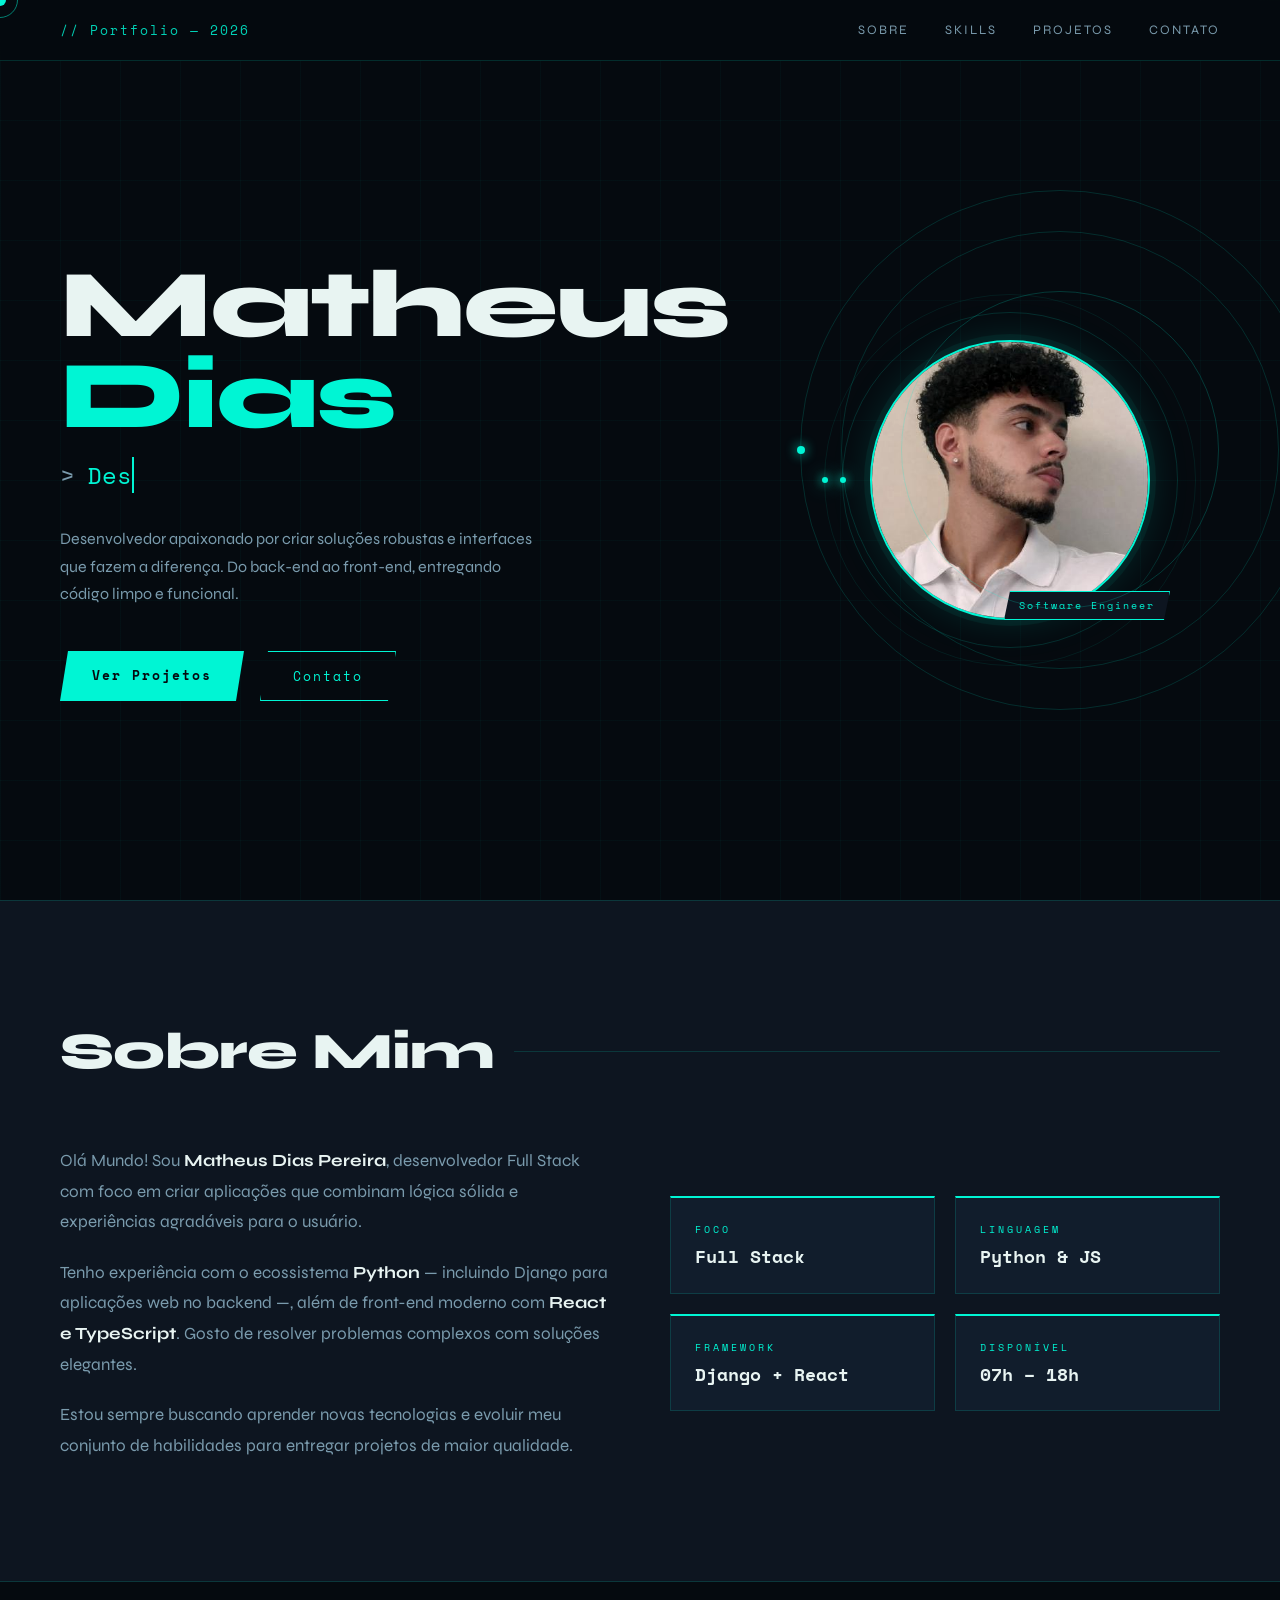
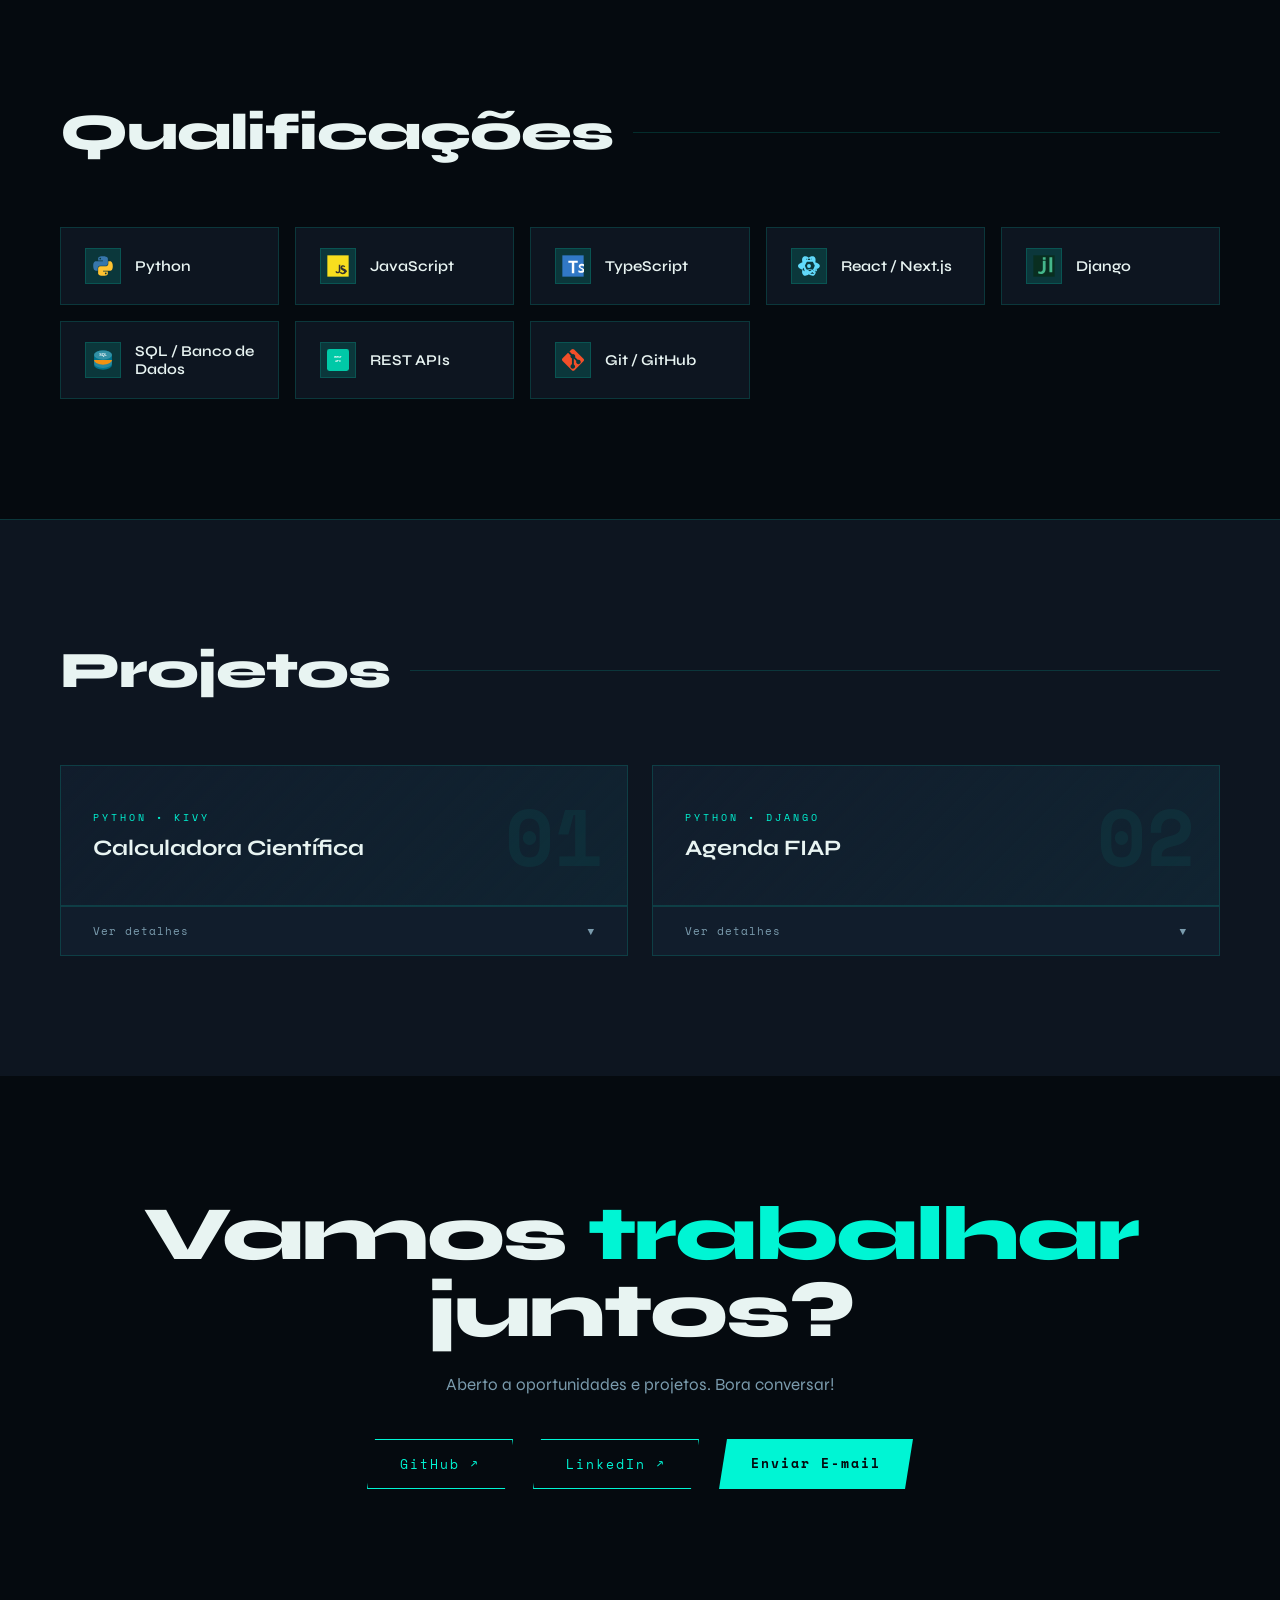
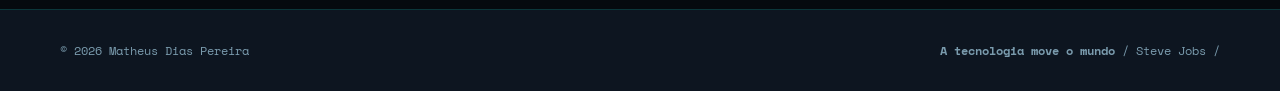
<file: index.html>
<!DOCTYPE html>
<html lang="pt-BR">
<head>
  <meta charset="UTF-8">
  <meta name="viewport" content="width=device-width, initial-scale=1.0">
  <title>Matheus Dias Pereira — Dev Full Stack</title>
  <link href="https://fonts.googleapis.com/css2?family=Space+Mono:wght@400;700&family=Syne:wght@400;600;700;800&display=swap" rel="stylesheet">
  <link rel="stylesheet" href="style.css">
</head>
<body>

  <!-- Custom cursor -->
  <div id="cursor"></div>
  <div id="cursor-ring"></div>

  <!-- NAV -->
  <nav>
    <span class="nav-tag">// Portfolio — 2026</span>
    <div class="nav-links">
      <a href="#sobre">Sobre</a>
      <a href="#qualificacoes">Skills</a>
      <a href="#projetos">Projetos</a>
      <a href="#contato">Contato</a>
    </div>
  </nav>

  <!-- HERO -->
  <section id="hero">
    <div class="hero-inner">

      <!-- Conteúdo esquerdo -->
      <div class="hero-content">
        <h1 class="hero-name">Matheus<br><span>Dias</span></h1>
        <div class="typewriter-wrap">
          <span class="typewriter-label">&gt;</span>
          <span id="typewriter"></span>
        </div>
        <p class="hero-desc">
          Desenvolvedor apaixonado por criar soluções robustas e interfaces que fazem a diferença.
          Do back-end ao front-end, entregando código limpo e funcional.
        </p>
        <div class="hero-cta">
          <a href="#projetos" class="btn-primary">Ver Projetos</a>
          <a href="#contato" class="btn-outline">Contato</a>
        </div>
      </div>

      <!-- Foto direita -->
      <div class="hero-photo-wrap">
        <div class="hero-photo-ring"></div>
        <div class="hero-photo-ring hero-photo-ring--2"></div>
        <div class="hero-photo-container">
          <img src="Perfil.jpg" alt="Matheus Dias Pereira" class="hero-photo">
        </div>
        <div class="hero-photo-badge">Software Engineer</div>
      </div>

    </div>

    <div class="hero-deco">
      <div class="hero-dot"></div>
    </div>
  </section>

  <!-- SOBRE -->
  <section id="sobre">
    <div class="section-header reveal">
      <h2 class="section-title">Sobre Mim</h2>
      <div class="section-line"></div>
    </div>
    <div class="about-grid">
      <div class="about-text reveal">
        <p>Olá Mundo! Sou <strong>Matheus Dias Pereira</strong>, desenvolvedor Full Stack com foco em criar aplicações que combinam lógica sólida e experiências agradáveis para o usuário.</p>
        <p>Tenho experiência com o ecossistema <strong>Python</strong> — incluindo Django para aplicações web no backend —, além de front-end moderno com <strong>React e TypeScript</strong>. Gosto de resolver problemas complexos com soluções elegantes.</p>
        <p>Estou sempre buscando aprender novas tecnologias e evoluir meu conjunto de habilidades para entregar projetos de maior qualidade.</p>
      </div>
      <div class="about-info reveal">
        <div class="info-card">
          <p class="info-card-label">Foco</p>
          <p class="info-card-value">Full Stack</p>
        </div>
        <div class="info-card">
          <p class="info-card-label">Linguagem</p>
          <p class="info-card-value">Python & JS</p>
        </div>
        <div class="info-card">
          <p class="info-card-label">Framework</p>
          <p class="info-card-value">Django + React</p>
        </div>
        <div class="info-card">
          <p class="info-card-label">Disponível</p>
          <p class="info-card-value">07h – 18h</p>
        </div>
      </div>
    </div>
  </section>

  <!-- QUALIFICAÇÕES -->
  <section id="qualificacoes">
    <div class="section-header reveal">
      <h2 class="section-title">Qualificações</h2>
      <div class="section-line"></div>
    </div>
    <div class="skills-grid">
      <!-- Python -->
      <div class="skill-pill reveal">
        <div class="skill-icon">
          <svg viewBox="0 0 128 128" width="24" height="24"><path fill="#3776AB" d="M63.39 7C34.1 7 35.85 19.4 35.85 19.4l.04 12.82h28v3.85H24.58S7 33.67 7 63.2c0 29.52 16.32 28.47 16.32 28.47h9.75V78.73s-.52-16.32 16.07-16.32h27.7s15.54.25 15.54-15.03V22.1S94.85 7 63.39 7zm-15.4 8.9a5.02 5.02 0 015.02 5.02 5.02 5.02 0 01-5.02 5.02 5.02 5.02 0 01-5.02-5.02 5.02 5.02 0 015.02-5.02z"/><path fill="#FFC331" d="M64.61 121c29.3 0 27.54-12.4 27.54-12.4l-.04-12.82h-28v-3.85h39.32S121 94.33 121 64.8c0-29.52-16.32-28.47-16.32-28.47h-9.75v12.94s.52 16.32-16.07 16.32H51.16S35.62 65.34 35.62 80.62V105.9S33.15 121 64.61 121zm15.4-8.9a5.02 5.02 0 01-5.02-5.02 5.02 5.02 0 015.02-5.02 5.02 5.02 0 015.02 5.02 5.02 5.02 0 01-5.02 5.02z"/></svg>
        </div>
        <span class="skill-name">Python</span>
      </div>

      <!-- JavaScript -->
      <div class="skill-pill reveal" style="transition-delay:0.05s">
        <div class="skill-icon">
          <svg viewBox="0 0 128 128" width="24" height="24"><path fill="#F7DF1E" d="M2 2h124v124H2z"/><path fill="#323330" d="M116.35 96.9c-1.62-10.3-8.92-15.02-19.5-18.95-3.38-1.26-7.1-2.14-8.21-4.9-.42-1.44-.48-2.26-.17-3.14.78-2.8 3.84-3.62 6.35-2.84 1.63.52 3.17 1.98 4.07 4.36 4.3-2.82 4.3-2.82 7.3-4.74-1.14-1.77-1.7-2.54-2.46-3.27-2.62-2.98-6.13-4.5-11.82-4.38l-2.96.37c-2.83.75-5.52 2.3-7.1 4.5-4.74 6.24-3.38 17.14 2.37 21.67 5.7 4.9 14.02 6 15.1 10.63.53 5.6-4.14 7.4-9.4 6.77-3.86-.73-6.04-2.67-8.4-6.12l-7.56 4.36c.97 2.22 2.1 3.18 3.8 5.14 8.12 8.24 28.36 7.84 32.05-4.47zm-37.28-40.66H68.6c0 9.04-.04 17.98-.04 27.03 0 5.74.3 10.97-.62 12.59-1.6 3.24-5.7 2.84-7.57 2.26-1.87-.9-2.84-2.22-3.95-4.05-.3-.5-.53-.92-.6-1.04l-7.57 4.68c1.26 2.62 3.12 4.88 5.48 6.3 3.67 2.16 8.6 2.86 13.77 1.77 3.37-.76 6.26-2.64 7.96-5.4 2.5-3.96 1.96-8.78 1.93-14.18.07-9.96 0-19.93 0-29.96z"/></svg>
        </div>
        <span class="skill-name">JavaScript</span>
      </div>

      <!-- TypeScript -->
      <div class="skill-pill reveal" style="transition-delay:0.1s">
        <div class="skill-icon">
          <svg viewBox="0 0 128 128" width="24" height="24"><path fill="#3178C6" d="M2 2h124v124H2z"/><path fill="#fff" d="M91.6 45.6H71.3v60.1H57.2V45.6H36.9V33.4H91.6v12.2zm3.8 56.5v-14c2.3 1.4 4.8 2.5 7.4 3.2 2.6.8 5.2 1.2 7.7 1.2 1.3 0 2.5-.1 3.6-.3 1.1-.2 2-.5 2.8-.9.8-.4 1.4-.9 1.8-1.5.4-.6.6-1.3.6-2.1 0-1-.3-1.9-.9-2.7-.6-.8-1.4-1.5-2.5-2.2-1-.7-2.3-1.3-3.7-1.9-1.5-.6-3.1-1.3-4.8-2-6.8-2.8-10.2-7.2-10.2-13.1 0-2.3.5-4.3 1.4-6.1.9-1.8 2.2-3.3 3.9-4.5 1.6-1.2 3.5-2.2 5.7-2.9 2.2-.7 4.5-1 7-1 2.4 0 4.7.2 6.8.5 2.1.3 4 .8 5.7 1.5v13.1c-.9-.6-1.9-1.1-3-1.6-1.1-.5-2.2-.9-3.3-1.2-1.1-.3-2.2-.6-3.3-.7-1.1-.2-2.1-.2-3.1-.2-1.2 0-2.3.1-3.3.4-1 .3-1.8.6-2.5 1.1-.7.5-1.2 1-1.6 1.6-.4.6-.5 1.3-.5 2 0 .9.2 1.7.7 2.4.5.7 1.2 1.3 2.1 1.9.9.6 2 1.2 3.3 1.7 1.3.6 2.8 1.2 4.5 1.8 1.8.7 3.4 1.5 5 2.3 1.5.8 2.9 1.8 4.1 2.9 1.2 1.1 2.1 2.4 2.8 3.8.7 1.5 1 3.2 1 5.2 0 2.5-.5 4.6-1.4 6.4-.9 1.8-2.3 3.2-3.9 4.4-1.7 1.1-3.6 2-5.9 2.5-2.3.6-4.8.8-7.5.8-5.3 0-10.1-1-14.4-3z"/></svg>
        </div>
        <span class="skill-name">TypeScript</span>
      </div>

      <!-- React -->
      <div class="skill-pill reveal" style="transition-delay:0.15s">
        <div class="skill-icon">
          <svg viewBox="0 0 128 128" width="24" height="24"><g fill="#61DAFB"><circle cx="64" cy="64" r="11.4"/><path d="M107.3 45.2c-2.2-.8-4.5-1.6-6.9-2.3.6-2.4 1.1-4.8 1.5-7.1 2.1-13-1.2-21.8-9.6-26.5-7.5-4.3-17.9-2.1-29.6 6.3C51.7 7.2 41.4 5 33.9 9.3c-8.4 4.7-11.7 13.5-9.6 26.5.4 2.3.9 4.7 1.5 7.1-2.4.7-4.7 1.5-6.9 2.3C6.1 49.6 0 57.6 0 64c0 6.4 6.1 14.4 18.9 18.8 2.2.8 4.5 1.6 6.9 2.3-.6 2.4-1.1 4.8-1.5 7.1-2.1 13 1.2 21.8 9.6 26.5 7.5 4.3 17.9 2.1 29.6-6.3 11.7 8.4 22 10.6 29.6 6.3 8.4-4.7 11.7-13.5 9.6-26.5-.4-2.3-.9-4.7-1.5-7.1 2.4-.7 4.7-1.5 6.9-2.3 12.8-4.4 18.9-12.4 18.9-18.8 0-6.4-6.1-14.4-18.7-18.8zM92.1 47.6c-1.6 5-3.8 10.2-6.3 15.4.8-1.6 1.6-3.2 2.3-4.8.8-1.7 1.5-3.4 2.2-5.1.7-1.8 1.3-3.6 1.8-5.5zm-56.2 0c.5 1.9 1.1 3.7 1.8 5.5.7 1.7 1.4 3.4 2.2 5.1.7 1.6 1.5 3.2 2.3 4.8-2.5-5.2-4.7-10.4-6.3-15.4zm-4.5 32.1c-.5-1.9-1.1-3.7-1.8-5.5 1.1 2.5 2.4 5 3.8 7.5l-2-.1c0-.6-.1-1.3-.1-1.9h.1zm6.9 15.1c-5.3-2.4-8.7-5.4-10.4-8.6-.6-1.1-.9-2.2-.8-3.3 0-.4.1-.8.2-1.2.2-.7.5-1.4 1-2.2.4-.7 1-1.4 1.7-2.2h.1c1-1 2.2-2 3.6-3 .6 3.5 1.5 7.1 2.6 10.8 1.1 3.6 2.4 7.2 3.9 10.6-.7-.4-1.4-.7-1.9-.9zm16.5 6c-2.9-1-5.6-2.3-8.3-3.7.3.1.7.2 1 .3 1.9.6 3.8 1 5.8 1.3-1.8 2.9-3.7 5.5-5.5 7.8-.1.1-.2.3-.3.4l1.9.4c1.7-1.9 3.4-4.2 5.1-6.8.1.1.2.2.3.3zm27.8 8.6c-3.4.4-7.3.6-11.3.5 4-2.8 8-6.5 11.7-11.1 3.8 4.6 7.7 8.3 11.7 11.1-4.1.1-8.1-.1-12.1-.5zm25.6-14.6c-2.7 1.4-5.4 2.7-8.3 3.7-.5.2-1.2.5-1.9.9 1.5-3.4 2.8-7 3.9-10.6 1.1-3.7 2-7.3 2.6-10.8 1.4 1 2.6 2 3.6 3h.1c.7.7 1.3 1.5 1.7 2.2.5.7.8 1.4 1 2.2.1.4.2.8.2 1.2.1 1.1-.2 2.2-.8 3.3-1.8 3.2-5.1 6.2-10.4 8.6l8.3-3.7zm5.7-20.1c-.5 1.8-1.1 3.6-1.8 5.5h.1c0 .6-.1 1.3-.1 1.9l-2 .1c1.4-2.5 2.7-5 3.8-7.5zm-5.9-12.4c-1.6 5-3.9 10.2-6.4 15.5 2.5-5.2 4.8-10.4 6.4-15.5zM64 18.9c2.9 2.9 5.7 6.4 8.4 10.4-2.8-.2-5.6-.3-8.4-.3s-5.6.1-8.4.3c2.7-4 5.5-7.5 8.4-10.4zm-15.7 4.5c1.9-1.4 3.8-2.6 5.8-3.7-1.8 2.9-3.7 6-5.4 9.4-.5-1.9-.9-3.8-1.2-5.7h.8zm31.4 0c.3 1.9.7 3.8 1.2 5.7-1.7-3.4-3.6-6.5-5.4-9.4 2 1.1 3.9 2.3 5.8 3.7h-.8 .8zm-10.8 71.4c-4.7-3.4-9.4-7.5-13.9-12.3 4.5.2 9 .3 13.9.3s9.4-.1 13.9-.3c-4.5 4.8-9.2 8.9-13.9 12.3zm22.4-3.3c-.3-1.9-.7-3.8-1.2-5.7 1.7 3.4 3.6 6.5 5.4 9.4-2-1.1-3.9-2.3-5.8-3.7h.6zm-22.4-4.4c-5.8 0-11.5-.2-16.9-.6-2.3-3.6-4.5-7.4-6.5-11.4-2-4-3.8-8-5.3-12 1.5-4 3.3-8 5.3-12 2-4 4.2-7.8 6.5-11.4 5.4-.4 11.1-.6 16.9-.6 5.8 0 11.5.2 16.9.6 2.3 3.6 4.5 7.4 6.5 11.4 2 4 3.8 8 5.3 12-1.5 4-3.3 8-5.3 12-2 4-4.2 7.8-6.5 11.4-5.4.4-11.1.6-16.9.6z"/></g></svg>
        </div>
        <span class="skill-name">React / Next.js</span>
      </div>

      <!-- Django -->
      <div class="skill-pill reveal" style="transition-delay:0.2s">
        <div class="skill-icon">
          <svg viewBox="0 0 128 128" width="24" height="24"><path fill="#092E20" d="M2 2h124v124H2z"/><path fill="#44B78B" d="M73.5 33.3H57.1v48.3c0 11.5-5.3 15.5-13.8 15.5-4.4 0-8-.7-11.4-2.5l-2.6 12.3c4 1.9 9.7 3.1 16.4 3.1 8.4 0 15.2-2.4 19.8-7.1 4.4-4.5 7.9-11.8 7.9-23V33.3zM73.5 13.5H57.1v14.5h16.4V13.5zm22.2 0v87.5h16.4V13.5H95.7z"/></svg>
        </div>
        <span class="skill-name">Django</span>
      </div>

      <!-- SQL -->
      <div class="skill-pill reveal" style="transition-delay:0.25s">
        <div class="skill-icon">
          <svg viewBox="0 0 128 128" width="24" height="24"><path fill="#00758F" d="M64 8C35.2 8 12 20.1 12 35v58c0 14.9 23.2 27 52 27s52-12.1 52-27V35C116 20.1 92.8 8 64 8z"/><path fill="#F29111" d="M116 64c0 14.9-23.2 27-52 27S12 78.9 12 64"/><ellipse fill="#00758F" cx="64" cy="35" rx="52" ry="27"/><ellipse fill="#fff" fill-opacity=".2" cx="64" cy="35" rx="52" ry="27"/><path fill="#fff" fill-opacity=".15" d="M116 64c0 14.9-23.2 27-52 27S12 78.9 12 64v19c0 14.9 23.2 27 52 27s52-12.1 52-27V64z"/><text x="64" y="42" text-anchor="middle" font-family="Arial" font-weight="bold" font-size="22" fill="#fff">SQL</text></svg>
        </div>
        <span class="skill-name">SQL / Banco de Dados</span>
      </div>

      <!-- REST API -->
      <div class="skill-pill reveal" style="transition-delay:0.3s">
        <div class="skill-icon">
          <svg viewBox="0 0 128 128" width="24" height="24"><rect width="128" height="128" rx="14" fill="#00C9A7"/><text x="64" y="50" text-anchor="middle" font-family="monospace" font-weight="bold" font-size="18" fill="#fff">REST</text><text x="64" y="76" text-anchor="middle" font-family="monospace" font-weight="bold" font-size="18" fill="#fff">API</text></svg>
        </div>
        <span class="skill-name">REST APIs</span>
      </div>

      <!-- Git -->
      <div class="skill-pill reveal" style="transition-delay:0.35s">
        <div class="skill-icon">
          <svg viewBox="0 0 128 128" width="24" height="24"><path fill="#F34F29" d="M124.74 57.26L70.74 3.26a11.14 11.14 0 00-15.76 0L43.54 14.7l15.82 15.82a13.22 13.22 0 0116.72 16.86l15.25 15.25a13.24 13.24 0 11-7.95 7.49L68.83 55.57v34.1a13.27 13.27 0 11-10.93-.52V54.6a13.29 13.29 0 01-7.21-17.38L35.04 21.65 3.26 53.43a11.14 11.14 0 000 15.76l54 54a11.14 11.14 0 0015.76 0l51.72-51.72a11.14 11.14 0 000-15.21z"/></svg>
        </div>
        <span class="skill-name">Git / GitHub</span>
      </div>
    </div>
  </section>

  <!-- PROJETOS -->
  <section id="projetos">
    <div class="section-header reveal">
      <h2 class="section-title">Projetos</h2>
      <div class="section-line"></div>
    </div>
    <div class="projects-grid">

      <!-- Projeto 1 -->
      <div class="project-card reveal" onclick="toggleProject(this)">
        <div class="project-card-top" data-num="01">
          <p class="project-tag">Python • Kivy</p>
          <h3 class="project-title">Calculadora Científica</h3>
        </div>
        <div class="project-preview">
          <span>Ver detalhes</span>
          <span class="preview-arrow">▼</span>
        </div>
        <div class="project-details">
          <p class="project-desc">
            Calculadora científica desenvolvida com Python utilizando conceitos do front-end no framework Kivy. O grande diferencial
            do projeto é a capacidade de mostrar gráficos a partir de funções matemáticas inseridas
            diretamente na calculadora, unindo funcionalidade e visualização em uma só ferramenta.
          </p>
          <div class="project-techs">
            <span class="tech-badge">Python</span>
            <span class="tech-badge">Kivy</span>
            <span class="tech-badge">Matplotlib</span>
            <span class="tech-badge">Funções Matemáticas</span>
          </div>
          <a class="project-link" href="https://github.com/matheusdiasz2007/Calculadora-Cientifica-com-Python" target="_blank">
            Ver no GitHub ↗
          </a>
        </div>
      </div>

      <!-- Projeto 2 -->
      <div class="project-card reveal" style="transition-delay:0.1s" onclick="toggleProject(this)">
        <div class="project-card-top" data-num="02">
          <p class="project-tag">Python • Django</p>
          <h3 class="project-title">Agenda FIAP</h3>
        </div>
        <div class="project-preview">
          <span>Ver detalhes</span>
          <span class="preview-arrow">▼</span>
        </div>
        <div class="project-details">
          <p class="project-desc">
            Sistema de agenda completo com funcionalidades de inserir, editar e excluir usuários.
            Utiliza o framework Django para o back-end e conta com um painel admin customizado
            para o gerenciamento de dados, facilitando o controle total da aplicação.
          </p>
          <div class="project-techs">
            <span class="tech-badge">Python</span>
            <span class="tech-badge">Django</span>
            <span class="tech-badge">Admin Panel</span>
            <span class="tech-badge">CRUD</span>
            <span class="tech-badge">SQL</span>
          </div>
          <a class="project-link" href="https://github.com/matheusdiasz2007/Projeto-Fiap-Python" target="_blank">
            Ver no GitHub ↗
          </a>
        </div>
      </div>

    </div>
  </section>

  <!-- CONTATO -->
  <section id="contato">
    <h2 class="contact-big reveal">Vamos <span>trabalhar</span><br>juntos?</h2>
    <p class="contact-sub reveal">Aberto a oportunidades e projetos. Bora conversar!</p>
    <div class="contact-links reveal">
      <a href="https://github.com/matheusdiasz2007" target="_blank" class="btn-outline">GitHub ↗</a>
      <a href="https://www.linkedin.com/in/matheus-dias-pereira-th2007/" target="_blank" class="btn-outline">LinkedIn ↗</a>
      <a href="mailto:diaspereiramatheus71@gmail.com" class="btn-primary">Enviar E-mail</a>
    </div>
  </section>

  <!-- FOOTER -->
  <footer>
    <span>© 2026 Matheus Dias Pereira</span>
    <span> <strong>A tecnologia move o mundo </strong> / Steve Jobs / </span>
  </footer>

  <script src="script.js"></script>
</body>
</html>
</file>
<file: style.css>
/* ============================================
   VARIÁVEIS GLOBAIS
   ============================================ */
:root {
  --cyan: #00F5D4;
  --cyan-dim: #00c4aa;
  --cyan-glow: rgba(0, 245, 212, 0.15);
  --bg: #050A0F;
  --bg2: #0D1520;
  --bg3: #111D2C;
  --text: #E8F4F2;
  --muted: #7A9BAD;
  --border: rgba(0, 245, 212, 0.15);
  --card-bg: rgba(13, 21, 32, 0.9);
}

/* ============================================
   RESET & BASE
   ============================================ */
* {
  margin: 0;
  padding: 0;
  box-sizing: border-box;
}

html {
  scroll-behavior: smooth;
}

body {
  font-family: 'Syne', sans-serif;
  background: var(--bg);
  color: var(--text);
  overflow-x: hidden;
  cursor: none;
}

section {
  position: relative;
  z-index: 1;
}

/* ============================================
   GRID DE FUNDO
   ============================================ */
body::before {
  content: '';
  position: fixed;
  inset: 0;
  background-image:
    linear-gradient(rgba(0, 245, 212, 0.03) 1px, transparent 1px),
    linear-gradient(90deg, rgba(0, 245, 212, 0.03) 1px, transparent 1px);
  background-size: 60px 60px;
  pointer-events: none;
  z-index: 0;
}

/* ============================================
   CURSOR CUSTOMIZADO
   ============================================ */
#cursor {
  position: fixed;
  width: 12px;
  height: 12px;
  background: var(--cyan);
  border-radius: 50%;
  pointer-events: none;
  z-index: 9999;
  transform: translate(-50%, -50%);
  transition: transform 0.1s ease, width 0.2s, height 0.2s, background 0.2s;
  mix-blend-mode: screen;
}

#cursor-ring {
  position: fixed;
  width: 36px;
  height: 36px;
  border: 1.5px solid var(--cyan);
  border-radius: 50%;
  pointer-events: none;
  z-index: 9998;
  transform: translate(-50%, -50%);
  transition: transform 0.18s ease, width 0.2s, height 0.2s, opacity 0.2s;
  opacity: 0.5;
}

body:has(a:hover) #cursor,
body:has(.project-card:hover) #cursor {
  width: 20px;
  height: 20px;
}

body:has(a:hover) #cursor-ring,
body:has(.project-card:hover) #cursor-ring {
  width: 52px;
  height: 52px;
  opacity: 0.8;
}

/* ============================================
   NAVEGAÇÃO
   ============================================ */
nav {
  position: fixed;
  top: 0;
  left: 0;
  right: 0;
  z-index: 100;
  display: flex;
  align-items: center;
  justify-content: space-between;
  padding: 20px 60px;
  background: rgba(5, 10, 15, 0.85);
  backdrop-filter: blur(16px);
  border-bottom: 1px solid var(--border);
}

.nav-tag {
  font-family: 'Space Mono', monospace;
  font-size: 13px;
  color: var(--cyan);
  letter-spacing: 2px;
  opacity: 0.85;
}

.nav-logo {
  font-family: 'Space Mono', monospace;
  font-size: 14px;
  color: var(--cyan);
  letter-spacing: 2px;
  text-decoration: none;
}

.nav-links {
  display: flex;
  gap: 36px;
}

.nav-links a {
  font-size: 13px;
  letter-spacing: 2px;
  text-transform: uppercase;
  color: var(--muted);
  text-decoration: none;
  transition: color 0.2s;
  position: relative;
}

.nav-links a::after {
  content: '';
  position: absolute;
  bottom: -4px;
  left: 0;
  right: 100%;
  height: 1px;
  background: var(--cyan);
  transition: right 0.3s ease;
}

.nav-links a:hover {
  color: var(--cyan);
}

.nav-links a:hover::after {
  right: 0;
}

/* ============================================
   HERO
   ============================================ */
#hero {
  min-height: 100vh;
  display: flex;
  flex-direction: column;
  justify-content: center;
  padding: 120px 60px 60px;
  overflow: hidden;
  position: relative;
}

.hero-inner {
  display: flex;
  align-items: center;
  justify-content: space-between;
  gap: 60px;
  width: 100%;
  max-width: 1100px;
}

.hero-content {
  flex: 1;
  display: flex;
  flex-direction: column;
  align-items: flex-start;
}

.hero-tag {
  font-family: 'Space Mono', monospace;
  font-size: 12px;
  color: var(--cyan);
  letter-spacing: 4px;
  text-transform: uppercase;
  margin-bottom: 24px;
  opacity: 0;
  animation: fadeUp 0.8s 0.2s forwards;
}

.hero-name {
  font-size: clamp(48px, 8vw, 96px);
  font-weight: 800;
  line-height: 0.95;
  letter-spacing: -2px;
  margin-bottom: 16px;
  opacity: 0;
  animation: fadeUp 0.9s 0.4s forwards;
}

.hero-name span {
  color: var(--cyan);
}

.typewriter-wrap {
  display: flex;
  align-items: center;
  gap: 12px;
  margin-bottom: 32px;
  opacity: 0;
  animation: fadeUp 0.9s 0.6s forwards;
}

.typewriter-label {
  font-family: 'Space Mono', monospace;
  font-size: clamp(16px, 2.5vw, 24px);
  color: var(--muted);
}

#typewriter {
  font-family: 'Space Mono', monospace;
  font-size: clamp(16px, 2.5vw, 24px);
  color: var(--cyan);
  border-right: 2px solid var(--cyan);
  white-space: nowrap;
  overflow: hidden;
  animation: blink 0.7s step-end infinite;
}

.hero-desc {
  max-width: 480px;
  font-size: 16px;
  color: var(--muted);
  line-height: 1.7;
  margin-bottom: 44px;
  opacity: 0;
  animation: fadeUp 0.9s 0.8s forwards;
}

.hero-cta {
  display: flex;
  gap: 16px;
  opacity: 0;
  animation: fadeUp 0.9s 1s forwards;
}

/* ============================================
   FOTO DO HERO
   ============================================ */
.hero-photo-wrap {
  position: relative;
  flex-shrink: 0;
  width: 300px;
  height: 300px;
  display: flex;
  align-items: center;
  justify-content: center;
  opacity: 0;
  animation: fadeUp 1s 0.7s forwards;
}

/* Anéis giratórios ao redor da foto */
.hero-photo-ring {
  position: absolute;
  inset: -18px;
  border-radius: 50%;
  border: 1px solid var(--border);
  animation: spin-slow 18s linear infinite;
}

.hero-photo-ring--2 {
  inset: -36px;
  border-color: rgba(0, 245, 212, 0.08);
  animation-duration: 28s;
  animation-direction: reverse;
}

/* Ponto brilhante girando no anel */
.hero-photo-ring::after {
  content: '';
  position: absolute;
  width: 6px;
  height: 6px;
  background: var(--cyan);
  border-radius: 50%;
  top: 50%;
  left: -3px;
  transform: translateY(-50%);
  box-shadow: 0 0 10px var(--cyan), 0 0 20px var(--cyan);
}

/* Container com borda ciano e clip circular */
.hero-photo-container {
  width: 280px;
  height: 280px;
  border-radius: 50%;
  overflow: hidden;
  border: 2px solid var(--cyan);
  box-shadow:
    0 0 0 6px rgba(0, 245, 212, 0.06),
    0 0 40px rgba(0, 245, 212, 0.15),
    inset 0 0 30px rgba(0, 0, 0, 0.4);
  position: relative;
  z-index: 1;
}

.hero-photo {
  width: 100%;
  height: 100%;
  object-fit: cover;
  object-position: center top;
  filter: grayscale(15%) contrast(1.05);
  transition: filter 0.4s ease, transform 0.4s ease;
}

.hero-photo-container:hover .hero-photo {
  filter: grayscale(0%) contrast(1.1);
  transform: scale(1.04);
}

/* Badge flutuante */
.hero-photo-badge {
  position: absolute;
  bottom: 10px;
  right: -10px;
  background: var(--bg2);
  border: 1px solid var(--cyan);
  color: var(--cyan);
  font-family: 'Space Mono', monospace;
  font-size: 10px;
  letter-spacing: 2px;
  padding: 6px 14px;
  z-index: 2;
  white-space: nowrap;
  clip-path: polygon(6px 0%, 100% 0%, calc(100% - 6px) 100%, 0% 100%);
}

/* ============================================
   BOTÕES
   ============================================ */
.btn-primary {
  padding: 14px 32px;
  background: var(--cyan);
  color: var(--bg);
  font-family: 'Space Mono', monospace;
  font-size: 13px;
  letter-spacing: 2px;
  text-decoration: none;
  font-weight: 700;
  transition: transform 0.2s, box-shadow 0.2s;
  clip-path: polygon(8px 0%, 100% 0%, calc(100% - 8px) 100%, 0% 100%);
}

.btn-primary:hover {
  transform: translateY(-2px);
  box-shadow: 0 8px 30px rgba(0, 245, 212, 0.35);
}

.btn-outline {
  padding: 14px 32px;
  border: 1px solid var(--cyan);
  color: var(--cyan);
  font-family: 'Space Mono', monospace;
  font-size: 13px;
  letter-spacing: 2px;
  text-decoration: none;
  transition: background 0.2s, transform 0.2s;
  clip-path: polygon(8px 0%, 100% 0%, calc(100% - 8px) 100%, 0% 100%);
}

.btn-outline:hover {
  background: var(--cyan-glow);
  transform: translateY(-2px);
}

/* ============================================
   DECORAÇÃO DO HERO (ANÉIS GIRATÓRIOS)
   ============================================ */
.hero-deco {
  position: absolute;
  right: -40px;
  top: 50%;
  transform: translateY(-50%);
  width: 520px;
  height: 520px;
  border: 1px solid var(--border);
  border-radius: 50%;
  opacity: 0;
  animation: fadeIn 1.5s 1.2s forwards, spin-slow 30s 2.4s linear infinite;
}

.hero-deco::before {
  content: '';
  position: absolute;
  inset: 40px;
  border: 1px solid var(--border);
  border-radius: 50%;
  animation: spin-reverse 20s linear infinite;
}

.hero-deco::after {
  content: '';
  position: absolute;
  inset: 100px;
  border: 1px solid rgba(0, 245, 212, 0.2);
  border-radius: 50%;
}

.hero-dot {
  position: absolute;
  width: 8px;
  height: 8px;
  background: var(--cyan);
  border-radius: 50%;
  top: 50%;
  left: -4px;
  transform: translateY(-50%);
  box-shadow: 0 0 12px var(--cyan);
}

/* ============================================
   CABEÇALHO DE SEÇÃO (REUTILIZÁVEL)
   ============================================ */
.section-header {
  display: flex;
  align-items: center;
  gap: 20px;
  margin-bottom: 64px;
}

.section-number {
  font-family: 'Space Mono', monospace;
  font-size: 12px;
  color: var(--cyan);
  letter-spacing: 3px;
}

.section-title {
  font-size: clamp(32px, 4vw, 52px);
  font-weight: 800;
  letter-spacing: -1px;
}

.section-line {
  flex: 1;
  height: 1px;
  background: var(--border);
}

/* ============================================
   SOBRE MIM
   ============================================ */
#sobre {
  padding: 120px 60px;
  background: var(--bg2);
  border-top: 1px solid var(--border);
  border-bottom: 1px solid var(--border);
}

.about-grid {
  display: grid;
  grid-template-columns: 1fr 1fr;
  gap: 60px;
  align-items: center;
}

.about-text {
  font-size: 17px;
  color: var(--muted);
  line-height: 1.8;
}

.about-text strong {
  color: var(--text);
}

.about-text p + p {
  margin-top: 20px;
}

.about-info {
  display: grid;
  grid-template-columns: 1fr 1fr;
  gap: 20px;
}

.info-card {
  padding: 24px;
  background: var(--bg3);
  border: 1px solid var(--border);
  border-top: 2px solid var(--cyan);
  transition: transform 0.3s, box-shadow 0.3s;
}

.info-card:hover {
  transform: translateY(-4px);
  box-shadow: 0 12px 40px rgba(0, 245, 212, 0.1);
}

.info-card-label {
  font-family: 'Space Mono', monospace;
  font-size: 10px;
  letter-spacing: 3px;
  color: var(--cyan);
  text-transform: uppercase;
  margin-bottom: 8px;
}

.info-card-value {
  font-size: 18px;
  font-weight: 700;
  font-family: 'Space Mono', monospace;
  color: var(--text);
  line-height: 1.3;
}

/* ============================================
   QUALIFICAÇÕES / SKILLS
   ============================================ */
#qualificacoes {
  padding: 120px 60px;
}

.skills-grid {
  display: grid;
  grid-template-columns: repeat(auto-fit, minmax(200px, 1fr));
  gap: 16px;
}

.skill-pill {
  display: flex;
  align-items: center;
  gap: 14px;
  padding: 20px 24px;
  background: var(--bg2);
  border: 1px solid var(--border);
  transition: border-color 0.3s, transform 0.3s, background 0.3s;
  cursor: default;
}

.skill-pill:hover {
  border-color: var(--cyan);
  background: var(--cyan-glow);
  transform: translateX(6px);
}

.skill-icon {
  width: 36px;
  height: 36px;
  display: flex;
  align-items: center;
  justify-content: center;
  background: var(--cyan-glow);
  border: 1px solid var(--border);
  flex-shrink: 0;
  padding: 6px;
}

.skill-icon svg {
  width: 24px;
  height: 24px;
  display: block;
}

.skill-name {
  font-weight: 600;
  font-size: 15px;
}

/* ============================================
   PROJETOS
   ============================================ */
#projetos {
  padding: 120px 60px;
  background: var(--bg2);
  border-top: 1px solid var(--border);
}

.projects-grid {
  display: grid;
  grid-template-columns: repeat(auto-fit, minmax(340px, 1fr));
  gap: 24px;
}

.project-card {
  background: var(--bg3);
  border: 1px solid var(--border);
  overflow: hidden;
  cursor: pointer;
  position: relative;
  transition: border-color 0.3s, transform 0.3s, box-shadow 0.3s;
}

.project-card:hover {
  border-color: var(--cyan);
  transform: translateY(-6px);
  box-shadow: 0 20px 60px rgba(0, 245, 212, 0.12);
}

.project-card-top {
  padding: 32px;
  border-bottom: 1px solid var(--border);
  background: linear-gradient(135deg, var(--bg3), rgba(0, 245, 212, 0.03));
  position: relative;
  overflow: hidden;
  min-height: 140px;
  display: flex;
  flex-direction: column;
  justify-content: center;
}

/* Número decorativo em background */
.project-card-top::before {
  content: attr(data-num);
  position: absolute;
  right: 24px;
  top: 50%;
  transform: translateY(-50%);
  font-size: 80px;
  font-weight: 800;
  color: rgba(0, 245, 212, 0.06);
  font-family: 'Space Mono', monospace;
  line-height: 1;
}

.project-tag {
  font-family: 'Space Mono', monospace;
  font-size: 10px;
  color: var(--cyan);
  letter-spacing: 3px;
  text-transform: uppercase;
  margin-bottom: 10px;
}

.project-title {
  font-size: 22px;
  font-weight: 700;
  line-height: 1.2;
}

/* Barra de preview (antes de expandir) */
.project-preview {
  padding: 16px 32px;
  display: flex;
  align-items: center;
  justify-content: space-between;
  font-family: 'Space Mono', monospace;
  font-size: 11px;
  color: var(--muted);
  letter-spacing: 1px;
  border-top: 1px solid var(--border);
}

.preview-arrow {
  transition: transform 0.3s;
}

.project-card.open .preview-arrow {
  transform: rotate(180deg);
}

/* Detalhes expandidos */
.project-details {
  padding: 24px 32px;
  display: none;
  flex-direction: column;
  gap: 16px;
  animation: fadeUp 0.3s ease forwards;
}

.project-card.open .project-details {
  display: flex;
}

.project-desc {
  font-size: 14px;
  color: var(--muted);
  line-height: 1.7;
}

.project-techs {
  display: flex;
  flex-wrap: wrap;
  gap: 8px;
}

.tech-badge {
  font-family: 'Space Mono', monospace;
  font-size: 10px;
  padding: 4px 10px;
  border: 1px solid var(--border);
  color: var(--cyan);
  letter-spacing: 1px;
}

.project-link {
  display: inline-flex;
  align-items: center;
  gap: 8px;
  padding: 12px 20px;
  border: 1px solid var(--cyan);
  color: var(--cyan);
  font-family: 'Space Mono', monospace;
  font-size: 12px;
  letter-spacing: 2px;
  text-decoration: none;
  align-self: flex-start;
  transition: background 0.2s, transform 0.2s;
}

.project-link:hover {
  background: var(--cyan-glow);
  transform: translateX(4px);
}

/* ============================================
   CONTATO
   ============================================ */
#contato {
  padding: 120px 60px;
  text-align: center;
}

.contact-big {
  font-size: clamp(40px, 6vw, 80px);
  font-weight: 800;
  letter-spacing: -2px;
  line-height: 1;
  margin-bottom: 24px;
}

.contact-big span {
  color: var(--cyan);
}

.contact-sub {
  font-size: 17px;
  color: var(--muted);
  margin-bottom: 44px;
}

.contact-links {
  display: flex;
  justify-content: center;
  gap: 20px;
  flex-wrap: wrap;
}

/* ============================================
   FOOTER
   ============================================ */
footer {
  padding: 32px 60px;
  background: var(--bg2);
  border-top: 1px solid var(--border);
  display: flex;
  align-items: center;
  justify-content: space-between;
  font-family: 'Space Mono', monospace;
  font-size: 12px;
  color: var(--muted);
}

/* ============================================
   SCROLL REVEAL
   ============================================ */
.reveal {
  opacity: 0;
  transform: translateY(30px);
  transition: opacity 0.7s ease, transform 0.7s ease;
}

.reveal.visible {
  opacity: 1;
  transform: translateY(0);
}

/* ============================================
   KEYFRAMES / ANIMAÇÕES
   ============================================ */
@keyframes fadeUp {
  from {
    opacity: 0;
    transform: translateY(20px);
  }
  to {
    opacity: 1;
    transform: translateY(0);
  }
}

@keyframes fadeIn {
  from { opacity: 0; }
  to   { opacity: 1; }
}

@keyframes blink {
  50% { border-color: transparent; }
}

@keyframes spin-slow {
  to { transform: translateY(-50%) rotate(360deg); }
}

@keyframes spin-reverse {
  to { transform: rotate(-360deg); }
}

/* ============================================
   RESPONSIVO
   ============================================ */
@media (max-width: 768px) {
  nav {
    padding: 16px 24px;
  }

  .nav-links {
    gap: 20px;
  }

  #hero,
  #sobre,
  #qualificacoes,
  #projetos,
  #contato {
    padding: 80px 24px;
  }

  .hero-inner {
    flex-direction: column-reverse;
    align-items: center;
    gap: 40px;
  }

  .hero-content {
    align-items: center;
    text-align: center;
  }

  .hero-photo-wrap {
    width: 220px;
    height: 220px;
  }

  .hero-photo-container {
    width: 200px;
    height: 200px;
  }

  .about-grid {
    grid-template-columns: 1fr;
  }

  .hero-deco {
    display: none;
  }

  footer {
    padding: 24px;
    flex-direction: column;
    gap: 8px;
    text-align: center;
  }
}
</file>
